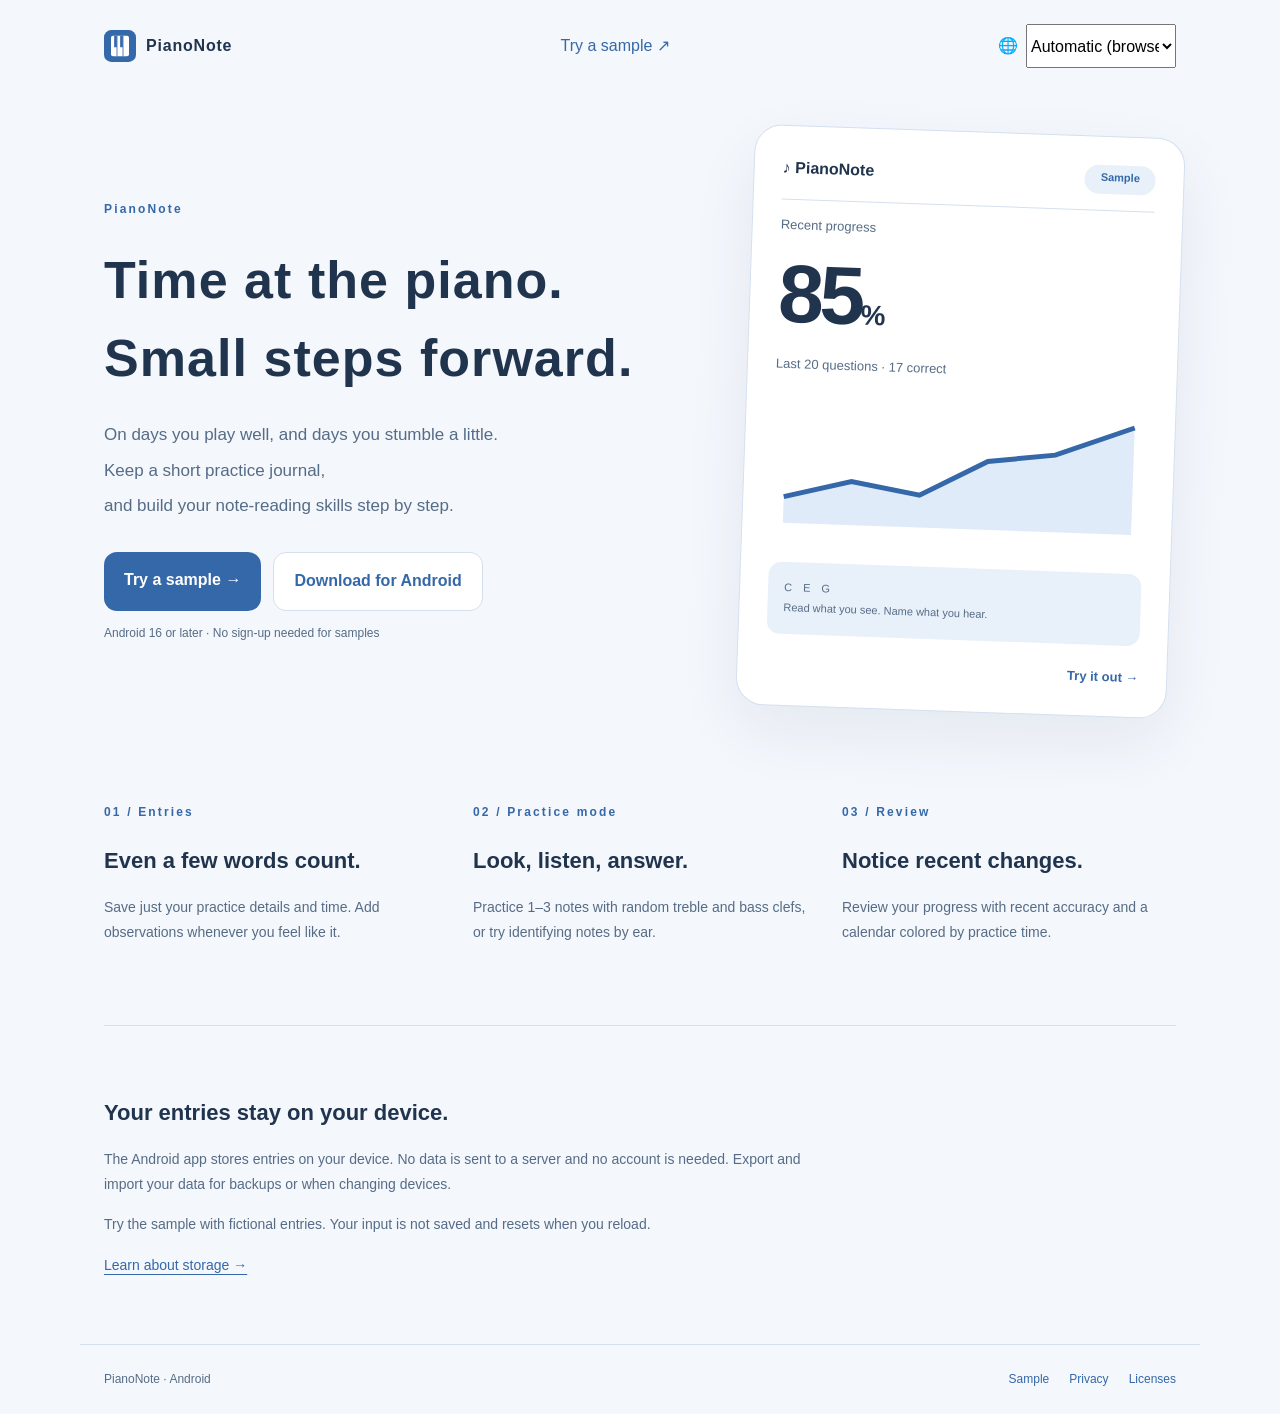
<file: site/index.html>
<!doctype html><html lang="ja"><head><meta charset="utf-8"><meta name="viewport" content="width=device-width,initial-scale=1"><meta name="theme-color" content="#3568a8"><meta name="referrer" content="no-referrer"><meta http-equiv="Content-Security-Policy" content="default-src 'self'; script-src 'self'; style-src 'self'; img-src 'self' data:; font-src 'self'; connect-src 'self'; object-src 'none'; base-uri 'self'; form-action 'none'"><link rel="icon" href="./assets/icon.svg" type="image/svg+xml"><link rel="stylesheet" href="./assets/landing.css"><title data-i18n="w252">PianoNote — 弾いた時間と、小さな上達を。</title><meta name="description" content="練習の記録、音符の読譜と聴き取り、最近の正答率。自分のペースで続けるPianoNote。" data-i18n-content="w249"><body><header><a class="brand" href="./"><img src="./assets/icon.svg" alt="" width="32" height="32">PianoNote</a><a href="./demo/"><span data-i18n="w253">サンプルを試す ↗</span></a></header><main><section class="hero"><div><p class="eyebrow">PianoNote</p><h1><span data-i18n="w254">弾いた時間と、</span><br><span data-i18n="w255">小さな上達を。</span></h1><p class="lead"><span data-i18n="w256">うまく弾けた日も、少しつまずいた日も。</span><br><span data-i18n="w257">短い記録を残しながら、</span><br><span data-i18n="w258">音符を読む力を少しずつ育てよう。</span></p><div class="actions"><a class="primary" href="./demo/"><span data-i18n="w259">サンプルを体験する →</span></a><a class="secondary" href="https://github.com/Eirene-Bel/PianoNote/releases/latest"><span data-i18n="w186">Android版をダウンロード</span></a></div><p class="hint"><span data-i18n="w260">Android 16以降 · サンプルは登録不要</span></p></div><a class="preview" href="./demo/" aria-label="最近の正答率のサンプルを体験する" data-i18n-aria-label="w250"><div class="preview-top">♪ PianoNote <span><span data-i18n="w261">サンプル</span></span></div><p><span data-i18n="w067">最近の手応え</span></p><div class="rate">85<small>%</small></div><p><span data-i18n="w262">直近20問 · 17問正解</span></p><svg viewBox="0 0 300 110" aria-label="上達の推移の例" data-i18n-aria-label="w251"><path d="M10 98L10 77L64 63L119 72L173 43L227 36L290 12V98Z" fill="#e0ebf9"/><path d="M10 77L64 63L119 72L173 43L227 36L290 12" fill="none" stroke="#3568a8" stroke-width="4"/></svg><div class="preview-note"><span data-i18n="w263">ド　ミ　ソ</span><span><span data-i18n="w264">見て読む。聴いて当てる。</span></span></div><div class="preview-link"><span data-i18n="w265">操作してみる →</span></div></a></section><section class="features"><article><span>01 / <span data-i18n="w035">記録</span></span><h2><span data-i18n="w266">ひと言だけでも、記録。</span></h2><p><span data-i18n="w267">練習内容と時間だけで保存できます。気づいたことは、書きたいときだけ。</span></p></article><article><span>02 / <span data-i18n="w125">練習モード</span></span><h2><span data-i18n="w268">見て、聴いて、答える。</span></h2><p><span data-i18n="w269">ト音記号・ヘ音記号をランダムに。1〜3音の読譜と、音だけの聴き取りも。</span></p></article><article><span>03 / <span data-i18n="w031">ふり返り</span></span><h2><span data-i18n="w270">最近の変化を、見つける。</span></h2><p><span data-i18n="w271">直近の正答率と、練習時間で色づくカレンダー。積み重ねを見返せます。</span></p></article></section><section class="storage"><h2><span data-i18n="w272">あなたの記録は、あなたの端末に。</span></h2><p><span data-i18n="w273">Android版の記録は端末内に保存します。サーバーへの送信や、アカウント登録はありません。機種変更やバックアップには、データの書き出し・読み込みを使えます。</span></p><p><span data-i18n="w274">サンプルは架空の記録で操作を体験できます。入力は保存されず、再読み込みで元に戻ります。</span></p><a href="./privacy.html"><span data-i18n="w275">保存について詳しく見る →</span></a></section></main><footer><span>PianoNote · Android</span><nav><a href="./demo/"><span data-i18n="w261">サンプル</span></a><a href="./privacy.html"><span data-i18n="w187">プライバシー</span></a><a href="./licenses.html"><span data-i18n="w188">ライセンス</span></a></nav></footer><script type="module" src="./assets/page-i18n.mjs"></script></body></html>
</file>
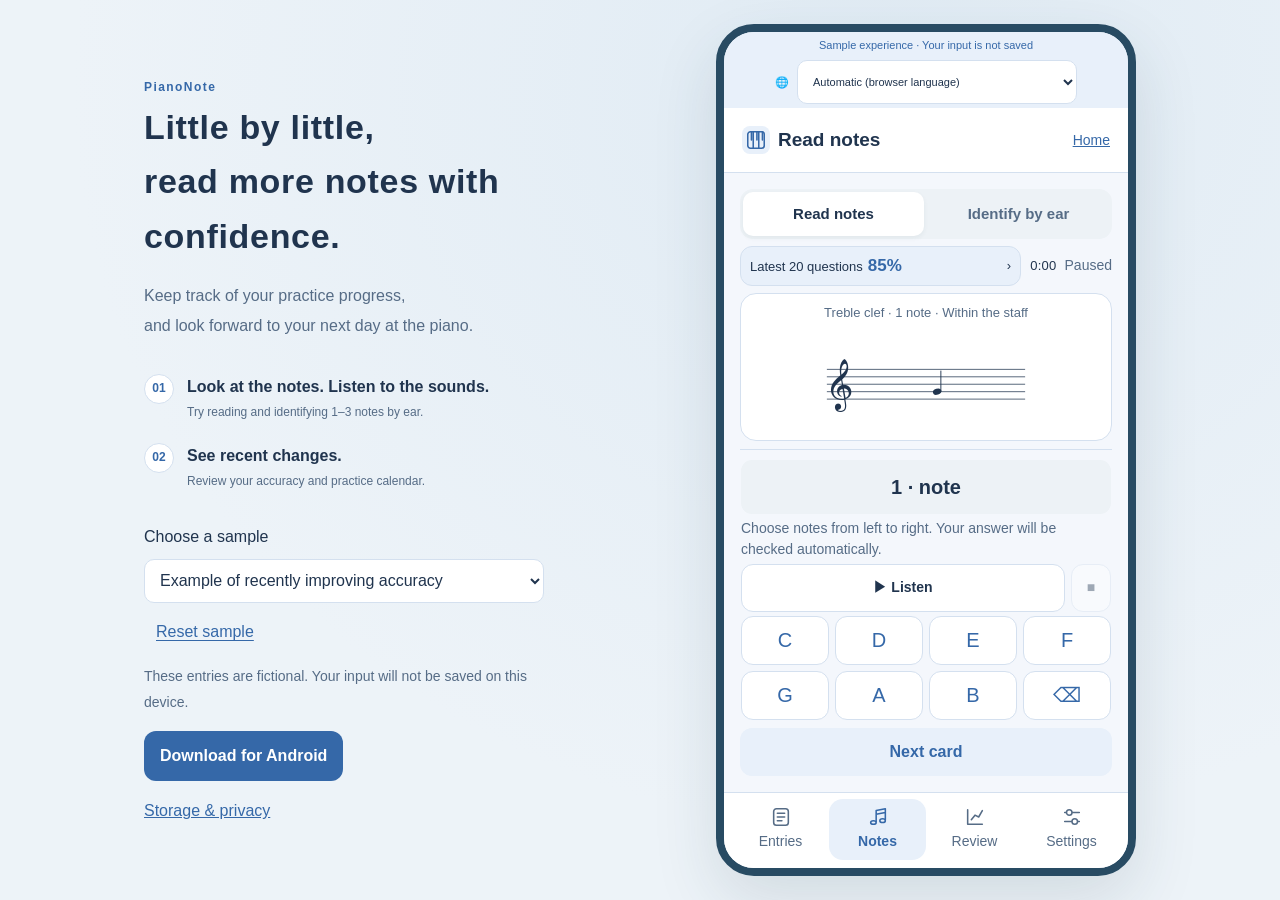
<file: site/demo/index.html>
<!doctype html><html lang="ja"><head><meta charset="utf-8"><meta name="viewport" content="width=device-width,initial-scale=1,viewport-fit=cover"><meta name="theme-color" content="#3568a8"><meta name="referrer" content="no-referrer"><meta http-equiv="Content-Security-Policy" content="default-src 'self'; script-src 'self'; style-src 'self' 'unsafe-inline'; img-src 'self' data:; font-src 'self'; connect-src 'self'; media-src 'self' blob:; object-src 'none'; base-uri 'self'; form-action 'none'"><title>PianoNote</title><link rel="icon" href="../assets/icon.svg" type="image/svg+xml"><link rel="stylesheet" href="../assets/app.css"></head><body data-mode="demo"><div class="lab"><aside class="intro"><a class="eyebrow" href="../">PianoNote</a><h1><span data-i18n="w283">少しずつ、</span><br><span data-i18n="w284">読める音が増えていく。</span></h1><p><span data-i18n="w285">練習の手応えを残して、</span><br><span data-i18n="w286">次に弾く日を楽しみに。</span></p><div class="design-notes"><div class="design-note"><b>01</b><div><strong><span data-i18n="w287">音符を見て、音を聴いて。</span></strong><p><span data-i18n="w288">1〜3音の読譜と聴き取りを体験できます。</span></p></div></div><div class="design-note"><b>02</b><div><strong><span data-i18n="w289">最近の変化が見える。</span></strong><p><span data-i18n="w290">正答率と練習カレンダーで振り返ります。</span></p></div></div></div><label for="scenario"><span data-i18n="w291">体験するサンプル</span></label><select id="scenario"><option value="progress" data-i18n="w292">最近、正答率が伸びている例</option><option value="new" data-i18n="w293">始めたばかりの例</option></select><button class="text-button" data-action="reset"><span data-i18n="w185">サンプルをリセット</span></button><p class="small"><span data-i18n="w294">架空の記録です。入力してもこの端末には保存しません。</span></p><a class="primary link-button" href="https://github.com/Eirene-Bel/PianoNote/releases/latest"><span data-i18n="w186">Android版をダウンロード</span></a><p><a href="../privacy.html"><span data-i18n="w295">保存とプライバシー</span></a></p></aside><main class="device" aria-label="PianoNote"><div class="mode-banner"><span data-i18n="w296">サンプル体験 · 入力は保存されません</span></div><header class="appbar"><div class="brand"><span class="brand-mark" id="brand-icon" aria-hidden="true"></span><h1 id="screen-title">PianoNote</h1></div><div id="header-tools"></div></header><div id="storage-status" role="status" hidden></div><div class="screen" id="screen" tabindex="-1"><p class="empty"><span data-i18n="w297">サンプルを準備しています…</span></p></div><nav class="bottom-nav" id="navigation" aria-label="メインメニュー" data-i18n-aria-label="w282"></nav><div id="toast" class="toast" role="status" hidden></div></main></div><dialog id="sheet" aria-labelledby="dialog-title"><div id="sheet-content"></div></dialog><noscript><span data-i18n="w298">利用にはJavaScriptを有効にしてください。</span></noscript><script type="module" src="../assets/demo.mjs"></script><script type="module" src="../assets/page-i18n.mjs"></script></body></html>
</file>
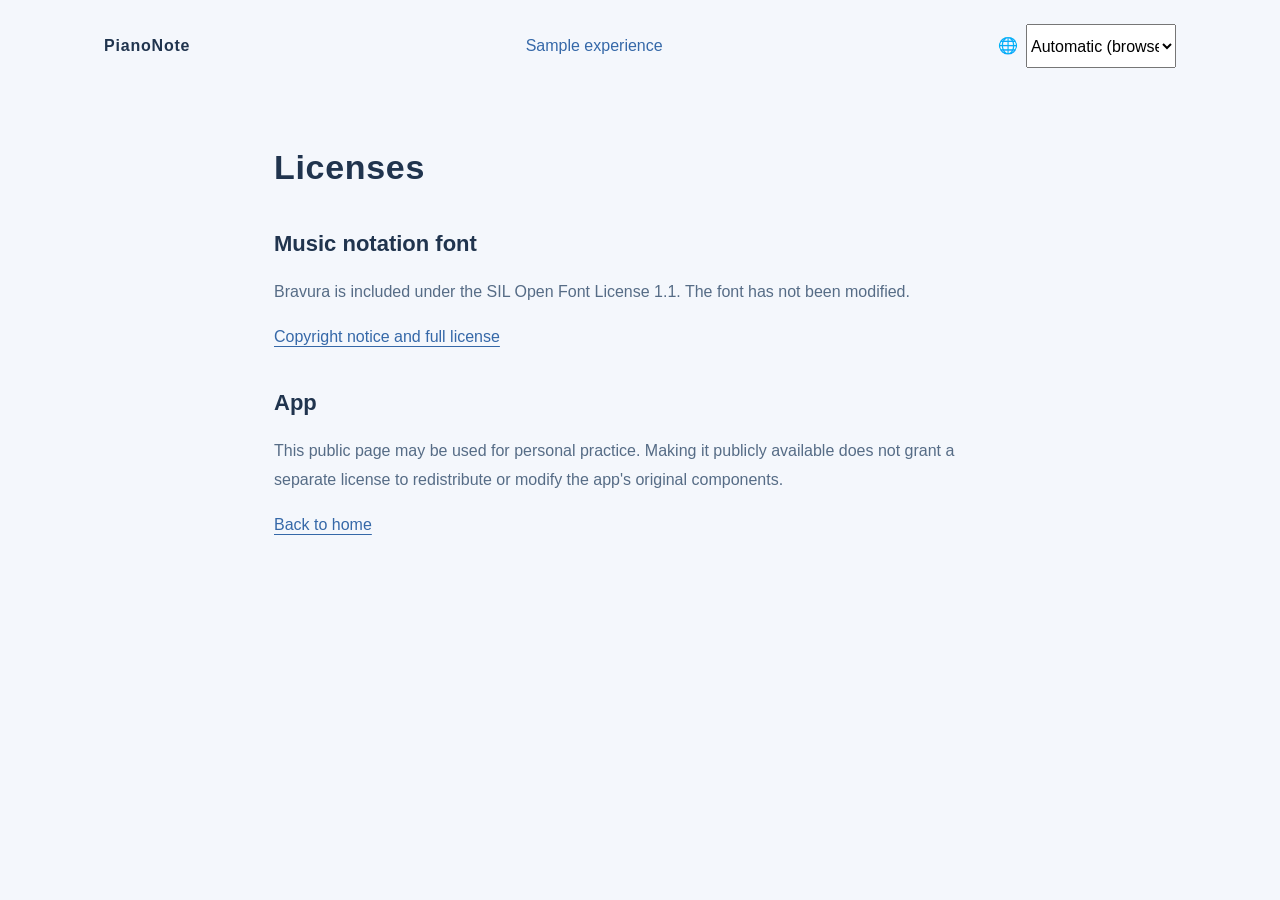
<file: site/licenses.html>
<!doctype html><html lang="ja"><head><meta charset="utf-8"><meta name="viewport" content="width=device-width,initial-scale=1"><meta name="theme-color" content="#3568a8"><meta name="referrer" content="no-referrer"><meta http-equiv="Content-Security-Policy" content="default-src 'self'; script-src 'self'; style-src 'self'; img-src 'self' data:; font-src 'self'; connect-src 'self'; object-src 'none'; base-uri 'self'; form-action 'none'"><link rel="icon" href="./assets/icon.svg" type="image/svg+xml"><link rel="stylesheet" href="./assets/landing.css"><title data-i18n="w276">ライセンス — PianoNote</title><body><header><a class="brand" href="./">PianoNote</a><a href="./demo/"><span data-i18n="w240">サンプル体験</span></a></header><main class="document"><h1><span data-i18n="w188">ライセンス</span></h1><h2><span data-i18n="w277">楽譜フォント</span></h2><p><span data-i18n="w278">BravuraをSIL Open Font License 1.1に基づき同梱しています。フォントは変更していません。</span></p><p><a href="./assets/bravura-LICENSE.txt"><span data-i18n="w279">著作権表示とライセンス全文</span></a></p><h2><span data-i18n="w280">アプリ</span></h2><p><span data-i18n="w281">この公開ページは個人の練習用として利用できます。公開していることをもって、アプリ独自部分の再配布・改変ライセンスを別途付与するものではありません。</span></p><a href="./"><span data-i18n="w248">ホームへ戻る</span></a></main><script type="module" src="./assets/page-i18n.mjs"></script></body></html>
</file>
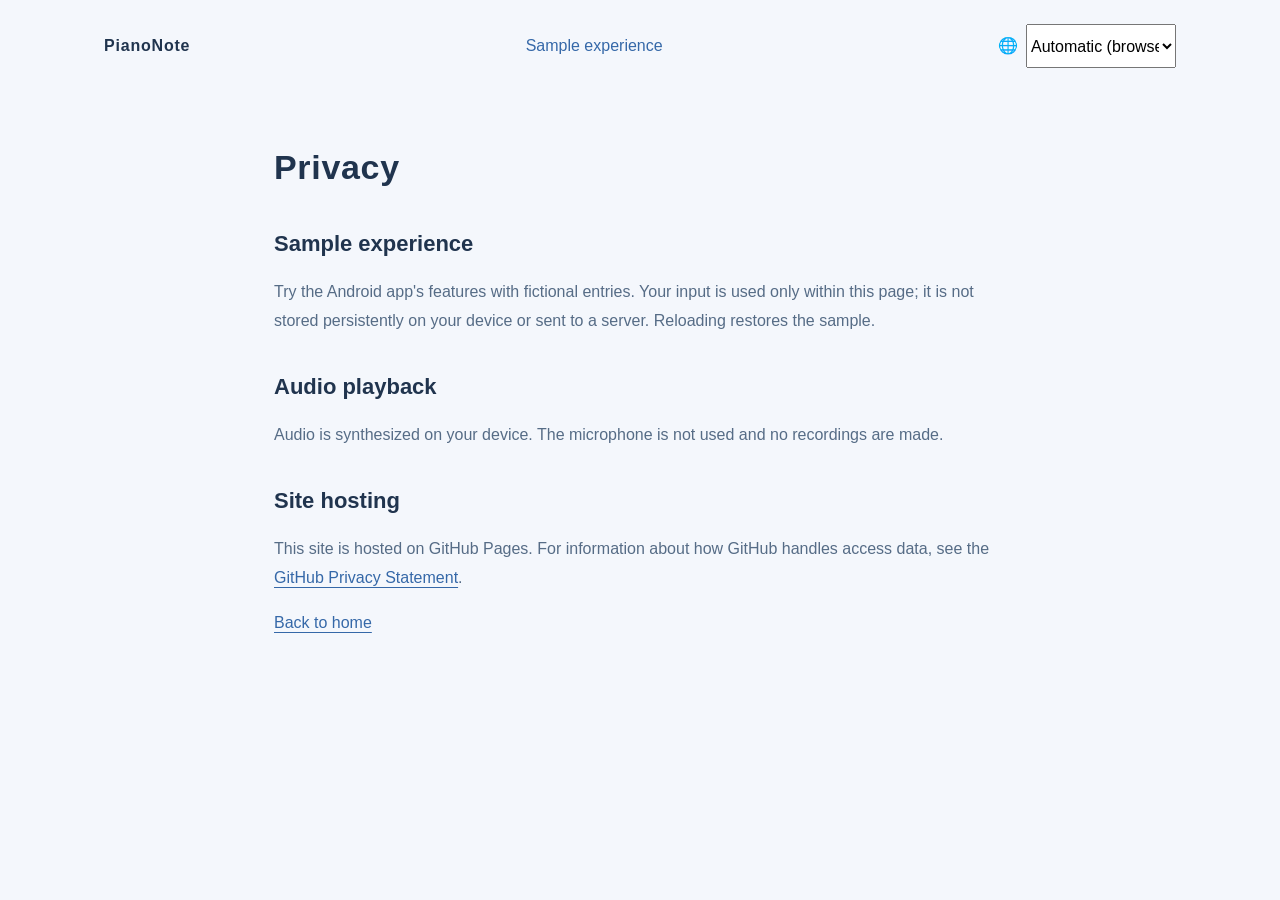
<file: site/privacy.html>
<!doctype html><html lang="ja"><head><meta charset="utf-8"><meta name="viewport" content="width=device-width,initial-scale=1"><meta name="theme-color" content="#3568a8"><meta name="referrer" content="no-referrer"><meta http-equiv="Content-Security-Policy" content="default-src 'self'; script-src 'self'; style-src 'self'; img-src 'self' data:; font-src 'self'; connect-src 'self'; object-src 'none'; base-uri 'self'; form-action 'none'"><link rel="icon" href="./assets/icon.svg" type="image/svg+xml"><link rel="stylesheet" href="./assets/landing.css"><title data-i18n="w239">保存とプライバシー — PianoNote</title><body><header><a class="brand" href="./">PianoNote</a><a href="./demo/"><span data-i18n="w240">サンプル体験</span></a></header><main class="document"><h1><span data-i18n="w187">プライバシー</span></h1><h2><span data-i18n="w240">サンプル体験</span></h2><p><span data-i18n="w241">架空の記録でAndroidアプリの操作を体験できます。入力はページ内だけで扱い、端末への継続的な保存やサーバーへの送信は行いません。再読み込みでサンプルに戻ります。</span></p><h2><span data-i18n="w242">音の再生</span></h2><p><span data-i18n="w243">音は端末内で合成します。マイクの使用や録音は行いません。</span></p><h2><span data-i18n="w244">サイトの配信</span></h2><p><span data-i18n="w245">GitHub Pagesで配信しています。GitHubによるアクセス情報の取り扱いは、</span><a href="https://docs.github.com/en/site-policy/privacy-policies/github-general-privacy-statement" rel="noreferrer"><span data-i18n="w246">GitHubのプライバシー声明</span></a><span data-i18n="w247">を参照してください。</span></p><a href="./"><span data-i18n="w248">ホームへ戻る</span></a></main><script type="module" src="./assets/page-i18n.mjs"></script></body></html>
</file>
<file: site/assets/landing.css>
:root{color-scheme:light;--blue:#3568a8;--ink:#20344e;--sub:#566c86;--soft:#e8f0fa;--bg:#f4f7fc;--line:#d4e0ef;font-family:"Noto Sans JP","Hiragino Kaku Gothic ProN","Yu Gothic",Meiryo,sans-serif}*{box-sizing:border-box}body{margin:0;color:var(--ink);background:var(--bg);line-height:1.8}a{color:var(--blue);text-underline-offset:4px}header,footer{max-width:1120px;margin:auto;display:flex;justify-content:space-between;align-items:center;gap:20px;padding:24px}header>a,footer a{text-decoration:none}.brand{display:flex;align-items:center;gap:10px;font-weight:700;letter-spacing:.05em;color:var(--ink)}main{max-width:1120px;margin:auto;padding:20px 24px 64px}.hero{min-height:620px;display:grid;grid-template-columns:1.3fr 1fr;gap:80px;align-items:center}.eyebrow,.features article>span{font-size:12px;letter-spacing:.18em;color:var(--blue);font-weight:700}h1{font-size:clamp(32px,4.2vw,52px);line-height:1.5;letter-spacing:.02em;font-weight:700;margin:20px 0}h2{font-size:22px;line-height:1.5}.lead{font-size:17px;line-height:2.1;color:var(--sub)}.actions{display:flex;gap:12px;flex-wrap:wrap;margin:28px 0 8px}.actions a{display:inline-block;text-decoration:none;padding:14px 20px;border-radius:13px;font-weight:600}.primary{background:var(--blue);color:#fff}.secondary{background:#fff;border:1px solid var(--line)}.hint{font-size:12px;color:var(--sub)}.preview{display:block;text-decoration:none;color:var(--ink);background:#fff;border:1px solid var(--line);border-radius:28px;box-shadow:0 25px 65px #20344e12;padding:28px;transform:rotate(2deg)}.preview-top{display:flex;justify-content:space-between;border-bottom:1px solid var(--line);padding-bottom:16px;font-weight:700}.preview-top span{font-size:11px;background:var(--soft);border-radius:20px;padding:3px 8px;color:var(--blue)}.preview p{font-size:13px;color:var(--sub)}.rate{font-size:82px;line-height:1.1;font-weight:700;letter-spacing:-.05em}.rate small{font-size:28px;letter-spacing:0}.preview svg{width:100%;margin-top:12px}.preview-note{background:var(--soft);padding:16px;border-radius:13px;font-size:25px;letter-spacing:.2em;margin-top:15px}.preview-note span{display:block;font-size:11px;letter-spacing:0;color:var(--sub)}.preview-link{text-align:right;font-size:13px;font-weight:700;color:var(--blue);margin-top:20px}.features{display:grid;grid-template-columns:repeat(3,1fr);gap:35px;padding:65px 0;border-bottom:1px solid var(--line)}.features p,.storage p{font-size:14px;color:var(--sub)}.storage{max-width:700px;padding:52px 0 0}.storage a{font-size:14px}footer{border-top:1px solid var(--line);font-size:12px;color:var(--sub)}footer nav{display:flex;gap:20px}.document{max-width:780px;padding-top:30px}.document h1{font-size:34px}.document h2{margin-top:34px}.document p{color:var(--sub)}a:focus-visible{outline:3px solid var(--blue);outline-offset:5px}@media(max-width:760px){.hero{grid-template-columns:1fr;gap:35px;padding-top:20px}.hero .preview{max-width:420px;width:100%;margin:15px auto;transform:none}.features{grid-template-columns:1fr;gap:22px;padding:45px 0}.features h2{margin:8px 0}header,footer{padding:18px}header>a:not(.brand){font-size:12px}footer{flex-direction:column;align-items:flex-start}.actions{flex-direction:column}.actions a{text-align:center}main{padding:12px 20px 45px}}
.language-control{display:flex;gap:.5rem;align-items:center}.language-control select{max-width:150px;min-height:44px;font:inherit}header{flex-wrap:wrap;gap:1rem}
</file>
<file: site/assets/app.css>
@font-face{font-family:Bravura;src:url("./bravura.woff2") format('woff2');font-display:block}
:root{color-scheme:light;--ink:#20344e;--sub:#566c86;--blue:#3568a8;--blue-soft:#e8f0fa;--line:#d4e0ef;--bg:#f4f7fc;--surface:#fff;--outer:#edf3f8;--outer-glow:#e0ebf4;--focus:#6f9fbe;--frame:#284b63;--neutral:#edf2f6;--mid:#aac8df;--muted-line:#8faabd;--heat-low:#e0ebf9;--heat-medium:#bdd1ee;--heat-high:#89adda;--chart-fill:#dceaf5;--shadow:rgba(32,60,75,.13);--shadow-light:rgba(32,60,75,.06);--shadow-strong:rgba(32,60,75,.19);--backdrop:rgba(32,60,75,.4);--font:"Noto Sans JP","Hiragino Kaku Gothic ProN","Yu Gothic",Meiryo,sans-serif}
*{box-sizing:border-box}body{margin:0;background:radial-gradient(ellipse at 70% 10%,var(--outer-glow),transparent 65%),var(--outer);color:var(--ink);font:14px/1.65 var(--font);font-feature-settings:"palt"}button,input,select,textarea{font:inherit}button,select{cursor:pointer}button{min-height:44px;border:0;border-radius:12px;background:none;color:inherit;padding:8px 12px}button:disabled{opacity:.4;cursor:default}button:focus-visible,input:focus-visible,select:focus-visible,textarea:focus-visible,a:focus-visible{outline:3px solid var(--focus);outline-offset:3px}input,select,textarea{color:var(--ink);background:var(--surface);border:1px solid var(--line);border-radius:10px;padding:11px;max-width:100%}input,select{min-height:44px}textarea{width:100%;min-height:80px;resize:vertical}svg.icon{width:22px;height:22px;fill:none;stroke:currentColor;stroke-width:1.7;stroke-linecap:round;stroke-linejoin:round;flex-shrink:0}h1,h2,h3,p{margin:0}h2{font-size:20px;line-height:1.4}h3{font-size:15px}small,.small{font-size:12px}.muted{color:var(--sub)}.good{color:var(--blue)}.row{display:flex;align-items:center;gap:10px}.between{justify-content:space-between}.grow{flex:1;min-width:0}.stack{display:grid;gap:14px}.primary{background:var(--blue);color:white;font-weight:700}.secondary{background:var(--blue-soft);color:var(--blue);font-weight:600}.outline{border:1px solid var(--line);background:var(--surface)}.text-button{color:var(--blue);text-decoration:underline;text-underline-offset:3px}.full{width:100%}.badge{display:inline-flex;align-items:center;gap:5px;border-radius:20px;padding:4px 10px;font-size:11px;background:var(--blue-soft);color:var(--blue);white-space:nowrap}.card{background:white;border:1px solid var(--line);border-radius:18px;padding:16px}.divider{height:1px;background:var(--line);margin:12px 0}.empty{padding:24px 10px;text-align:center;color:var(--sub)}.mono{font-variant-numeric:tabular-nums;letter-spacing:.02em}.visually-hidden{position:absolute;width:1px;height:1px;overflow:hidden;clip:rect(0,0,0,0)}
.lab{max-width:1040px;min-height:100dvh;margin:auto;padding:24px;display:grid;grid-template-columns:1fr 420px;gap:68px;align-items:center}.intro{max-width:400px}.eyebrow{font-size:12px;letter-spacing:.12em;font-weight:700;color:var(--blue);margin-bottom:16px}.intro h1{font-size:34px;line-height:1.6;letter-spacing:.02em;margin-bottom:18px}.intro>p{color:var(--sub);line-height:1.9}.design-notes{display:grid;gap:20px;margin:32px 0}.design-note{display:flex;gap:13px}.design-note>b{display:grid;place-items:center;background:white;border:1px solid var(--line);width:30px;height:30px;flex:none;border-radius:50%;font-size:12px;color:var(--blue)}.design-note strong{display:block;margin-bottom:3px}.design-note p{font-size:12px;color:var(--sub)}.lab-controls{border-top:1px solid var(--line);padding-top:18px}.lab-controls label{display:block;font-size:12px;margin-bottom:8px}.lab-controls select{width:100%}.lab-controls .small{margin-top:10px}.mobile-banner{display:none}.device{height:min(868px,calc(100dvh - 48px));min-height:620px;background:var(--bg);border:8px solid var(--frame);border-radius:38px;box-shadow:0 25px 65px var(--shadow);overflow:hidden;display:flex;flex-direction:column;position:relative;isolation:isolate}.appbar{height:65px;flex:none;padding:14px 18px;background:var(--surface);display:flex;align-items:center;justify-content:space-between;border-bottom:1px solid var(--line)}.appbar h2{font-size:19px}.appbar .brand{display:flex;align-items:center;gap:8px}.brand-mark{height:28px;width:28px;display:grid;place-items:center;border-radius:8px;color:var(--blue);background:var(--blue-soft)}.screen{flex:1;min-height:0;overflow:auto;padding:16px;scrollbar-width:thin;scrollbar-color:var(--mid) transparent}.bottom-nav{flex:none;display:grid;grid-template-columns:repeat(4,1fr);background:var(--surface);border-top:1px solid var(--line);padding:6px 8px max(8px,env(safe-area-inset-bottom))}.bottom-nav button{display:flex;flex-direction:column;align-items:center;gap:2px;font-size:11px;color:var(--sub);border-radius:14px;padding:7px 4px;min-height:58px}.bottom-nav button[aria-current="page"]{background:var(--blue-soft);color:var(--blue);font-weight:700}.segment{display:flex;gap:4px;background:var(--neutral);padding:4px;border-radius:13px;margin-bottom:16px}.segment button{flex:1;min-height:38px;border-radius:10px;color:var(--sub);font-weight:600;padding:6px}.segment button[aria-pressed="true"]{background:var(--surface);color:var(--ink);box-shadow:0 2px 5px var(--shadow-light)}.chips{display:flex;gap:6px;flex-wrap:wrap}.chips button{min-height:38px;border:1px solid var(--line);background:var(--surface);padding:5px 13px}.chips button[aria-pressed="true"]{border-color:var(--blue);background:var(--blue-soft);color:var(--blue);font-weight:700}.stats-heading{margin-bottom:10px}.context-select{width:100%;font-size:12px;min-height:40px;padding:8px 10px;border-color:var(--line);background:transparent;margin:10px 0 14px}.accuracy-card{background:linear-gradient(150deg,var(--surface),var(--blue-soft));border-color:var(--line)}.accuracy-number{font-size:62px;line-height:1.15;font-weight:700;letter-spacing:-.05em}.accuracy-number span{font-size:24px;margin-left:5px;letter-spacing:0}.accuracy-number.no-data{font-size:42px}.count-pill{display:inline-block;padding:6px 10px;background:white;border:1px solid var(--line);border-radius:9px;font-size:12px}.delta{margin-top:10px;display:flex;gap:8px;align-items:center;flex-wrap:wrap}.delta strong{font-size:13px}.trend{width:100%;height:112px;display:block;margin-top:14px;overflow:visible}.chart-caption{display:flex;justify-content:space-between;font-size:10px;color:var(--sub);padding-left:25px}.rate-help{margin-top:12px;font-size:11px;color:var(--sub)}.dots{display:flex;flex-wrap:wrap;gap:5px;margin-top:10px}.dot{width:12px;height:12px;display:inline-block;border-radius:4px;background:var(--mid);border:1px solid var(--muted-line)}.dot.wrong{background:var(--neutral);border-color:var(--muted-line)}.legend-small{display:flex;gap:12px;align-items:center;font-size:11px;color:var(--sub);margin-top:10px}.legend-small>span{display:inline-flex;align-items:center;gap:5px}.calendar-title{margin:8px 0}.calendar-title strong{font-size:17px}.calendar-title button{padding:5px;min-width:40px}.summary-pair{display:grid;grid-template-columns:1fr 1fr;gap:12px;margin:12px 0}.summary-pair>div{background:white;border:1px solid var(--line);border-radius:13px;padding:11px 14px}.summary-pair strong{display:block;font-size:23px;line-height:1.4}.summary-pair small{color:var(--sub)}.weekdays,.calendar-grid{display:grid;grid-template-columns:repeat(7,minmax(0,1fr));gap:5px}.weekdays{font-size:10px;text-align:center;color:var(--sub);margin:12px 0 6px}.day{border-radius:10px;min-height:48px;padding:4px 1px;display:flex;flex-direction:column;justify-content:center;align-items:center;font-size:13px;line-height:1.4;position:relative;border:1px solid transparent}.day small{font-size:9px}.day[aria-pressed="true"]{outline:2px solid var(--blue);outline-offset:1px}.day.today::after{content:"";width:3px;height:3px;border-radius:50%;background:currentColor;position:absolute;bottom:3px}.l0{background:var(--neutral);color:var(--sub)}.l1{background:var(--heat-low);color:var(--ink)}.l2{background:var(--heat-medium);color:var(--ink)}.l3{background:var(--heat-high);color:var(--ink)}.l4{background:var(--blue);color:var(--surface)}.heat-legend{display:flex;align-items:center;gap:4px;flex-wrap:wrap;font-size:10px;color:var(--sub);margin:14px 0}.heat-legend i{width:13px;height:13px;display:inline-block;border-radius:3px}.daily-summary{padding:13px 15px;border-left:3px solid var(--blue);background:var(--surface);border-radius:0 12px 12px 0;margin-top:12px}.daily-summary strong{font-size:15px}.daily-summary button{font-size:12px;padding:4px 0;min-height:32px;color:var(--blue)}.field-label{font-size:12px;font-weight:600;display:block;margin-bottom:5px}.record-time{display:grid;grid-template-columns:minmax(80px,1fr) repeat(3,52px);gap:6px;align-items:end}.record-time button{height:46px;padding:6px;color:var(--blue);border:1px solid var(--line);background:var(--surface);white-space:nowrap}.reflection{border:1px solid var(--line);border-radius:12px;background:white;padding:12px}.reflection summary{cursor:pointer;font-weight:600;font-size:13px}.reflection textarea{margin-top:10px}.record-body{display:grid;gap:13px}.record-actions{position:sticky;bottom:-16px;padding:12px 0 2px;background:var(--bg);margin-top:14px}.note-view{height:100%;display:flex;flex-direction:column;gap:9px}.note-bar{display:flex;justify-content:space-between;align-items:center;gap:8px;font-size:12px}.note-bar button{font-size:12px;min-height:36px;padding:4px 8px}.recent-mini{border:1px solid var(--line);background:var(--blue-soft);padding:8px 12px;border-radius:12px;display:flex;justify-content:space-between;align-items:center;gap:8px;font-size:12px;min-height:47px}.recent-mini strong{font-size:18px;color:var(--blue);margin-left:5px}.score{flex:1;min-height:90px;max-height:205px;display:grid;place-items:center;background:white;border:1px solid var(--line);border-radius:16px}.score svg{width:100%;height:100%;max-height:190px}.answer-slots{display:flex;gap:7px;height:46px}.answer-slot{flex:1;min-width:0;background:var(--neutral);font-size:17px;font-weight:600;border:1px solid transparent;border-radius:11px;min-height:44px;padding:4px}.answer-slot small{display:block;font-size:10px;font-weight:400}.answer-slot.ok{background:var(--blue-soft);color:var(--blue)}.answer-slot.wrong{background:var(--neutral);color:var(--sub)}.answer-slot.selected{border-color:var(--blue);box-shadow:0 0 0 1px var(--blue)}.note-feedback{min-height:37px;font-size:12px;display:flex;align-items:center;color:var(--sub)}.note-keys{display:grid;grid-template-columns:repeat(4,1fr);gap:7px}.note-keys button{background:white;border:1px solid var(--line);border-radius:12px;font-size:18px;min-height:46px;color:var(--blue);padding:7px 2px}.note-view>.primary{margin-top:3px;flex:none}.note-caption{font-size:10px;color:var(--sub);text-align:center}.settings-card{padding:0;overflow:hidden}.settings-row{padding:15px;display:flex;gap:12px;align-items:center;min-height:76px;width:100%;text-align:left;border-bottom:1px solid var(--line);border-radius:0}.settings-row:last-child{border-bottom:0}.settings-row strong{display:block;font-size:14px}.settings-row small{display:block;color:var(--sub);font-weight:400;margin-top:2px}.settings-icon{width:36px;height:36px;border-radius:11px;background:var(--blue-soft);color:var(--blue);display:grid;place-items:center;flex:none}.transfer-list{padding-left:20px;font-size:12px;color:var(--sub);line-height:1.9}.transfer-list li{padding-left:3px;margin:5px 0}.footer-info{font-size:11px;color:var(--sub);text-align:center;margin:15px 0}.note-row{display:flex;justify-content:space-between;gap:14px;padding:11px 0;border-bottom:1px solid var(--line)}.note-row:last-child{border:0}.note-row strong{font-size:13px}.note-row small{display:block;color:var(--sub)}dialog{border:1px solid var(--line);border-radius:22px;padding:22px;max-width:390px;width:calc(100% - 28px);max-height:85dvh;overflow:auto;color:var(--ink);box-shadow:0 24px 70px var(--shadow-strong);font-family:var(--font)}dialog::backdrop{background:var(--backdrop);backdrop-filter:blur(3px)}.dialog-heading{display:flex;align-items:center;justify-content:space-between;gap:10px;margin-bottom:14px}.dialog-heading h2{font-size:18px}.dialog-heading button{width:40px;flex:none;padding:5px}.dialog-actions{display:flex;gap:8px;margin-top:18px}.dialog-actions button{flex:1}.toast{position:absolute;bottom:86px;left:18px;right:18px;background:var(--ink);color:white;padding:12px 15px;border-radius:12px;font-size:12px;z-index:10;box-shadow:0 5px 20px var(--shadow)}.toast[hidden]{display:none}.license{margin-top:15px;color:var(--sub);font-size:10px}.license pre{white-space:pre-wrap;max-height:160px;overflow:auto;font:10px/1.5 monospace}.toggle{accent-color:var(--blue);min-height:24px;width:20px}.form-error{color:var(--ink);font-size:12px;min-height:20px}
@media(max-width:850px){.lab{grid-template-columns:1fr 400px;gap:25px;padding:18px}.intro h1{font-size:27px}.design-notes{gap:15px;margin:24px 0}.device{height:calc(100dvh - 36px)}}
@media(max-width:680px){body{background:var(--bg)}.lab{display:block;padding:0;min-height:0}.intro{display:none}.mobile-banner{display:flex;height:36px;align-items:center;justify-content:space-between;padding:0 12px;font-size:10px;background:var(--blue-soft);color:var(--blue)}.mobile-banner button{min-height:30px;font-size:10px;padding:2px 6px}.device{width:100%;height:calc(100dvh - 36px);min-height:0;border:0;border-radius:0;box-shadow:none}.appbar{height:58px}.screen{padding:14px}.record-actions{bottom:-14px}.bottom-nav{padding-top:4px}.bottom-nav button{min-height:53px}.score{max-height:185px}.intro .license{display:none}}
@media(max-height:740px){.note-view{gap:6px}.note-feedback{min-height:30px}.note-keys button{min-height:44px}.note-caption{display:none}.recent-mini{min-height:40px;padding:5px 10px}.note-bar button{min-height:30px}.score{max-height:155px}.accuracy-number{font-size:54px}.trend{height:95px}}
.answer-slot{line-height:1.25}.answer-slot small{line-height:1.1}
@media(max-width:680px){.calendar-grid,.weekdays{gap:3px;margin-inline:-10px}}
@media(prefers-reduced-motion:no-preference){button{transition:background .15s,border-color .15s}.toast{animation:appear .2s ease}@keyframes appear{from{opacity:0;transform:translateY(5px)}to{opacity:1;transform:translateY(0)}}}

.audio-note-view{gap:5px}.note-mode{margin:0;flex:none;padding:3px}.note-mode button{min-height:38px;font-size:13px}.note-summary{display:flex;align-items:center;gap:9px;flex:none;min-height:42px}.note-summary .recent-mini{flex:1;min-height:40px;padding:5px 9px;font-size:10px;text-align:left}.note-summary .recent-mini strong{font-size:17px}.timer-compact{display:flex;align-items:center;gap:3px;font-size:11px;white-space:nowrap}.timer-compact button{padding:3px 4px;min-height:36px;font-size:10px;color:var(--blue)}.score.audio-score{display:flex;flex-direction:column;min-height:156px;max-height:220px;padding:7px 10px;gap:3px}.score-label{font-size:10px;color:var(--sub);text-align:center;flex:none}.notation-visual{flex:1;min-height:74px;display:grid;place-items:center;overflow:hidden}.notation-visual svg{height:100%;max-height:135px}.ear-placeholder{display:flex;flex-direction:column;align-items:center;justify-content:center;gap:5px;text-align:center;height:100%;width:100%;background:linear-gradient(130deg,var(--blue-soft),var(--bg));border-radius:10px;padding:7px}.ear-placeholder .icon{width:29px;height:29px;color:var(--blue)}.ear-placeholder p{font-size:11px;color:var(--sub)}.sound-dots{display:flex;gap:9px;justify-content:center}.sound-dots i{display:block;width:7px;height:7px;border-radius:50%;background:var(--mid)}.sound-dots .is-playing{background:var(--blue);box-shadow:0 0 0 4px var(--blue-soft)}.sound-note.is-playing ellipse{fill:var(--blue)}.sound-note.is-playing line{stroke:var(--blue)}.play-controls{display:flex;gap:6px;flex:none}.play-controls button{min-height:40px;padding:6px 9px;font-size:12px;white-space:nowrap}.play-controls .primary{flex:1}.play-controls .stop-sound{min-width:40px}.play-controls .reference{font-size:11px}.audio-note-view .answer-slots{height:44px;flex:none}.audio-note-view .note-feedback{height:34px;min-height:34px;font-size:11px;line-height:1.45;flex:none}.audio-note-view .note-keys{flex:none;gap:6px}.audio-note-view .note-keys button{min-height:44px}.audio-note-view .note-caption{display:none}.audio-note-view>.primary{min-height:44px}.header-tools button{font-size:12px;padding:4px 8px;min-height:36px;color:var(--blue)}.mode-scope{display:flex;gap:5px;margin:10px 0}.mode-scope button{font-size:11px;min-height:34px;flex:1;border:1px solid var(--line);background:white;padding:5px}.mode-scope button[aria-pressed="true"]{color:var(--blue);background:var(--blue-soft);border-color:var(--muted-line)}.volume-row{display:flex;align-items:center;gap:12px}.volume-row input{min-height:38px;padding:0;flex:1;accent-color:var(--blue)}
.score.audio-score{align-items:stretch}.notation-visual,.play-controls,.score-label{width:100%}
@media(max-height:740px){.audio-note-view{gap:4px}.score.audio-score{min-height:132px}.notation-visual{min-height:60px}.note-mode button{min-height:34px}.audio-note-view .note-feedback{height:31px;min-height:31px}}

/* Keep scrolling available while removing scrollbar chrome. */
html,body,.screen,dialog,textarea,.study-area,.dock-content,.license pre{scrollbar-width:none;-ms-overflow-style:none}
*::-webkit-scrollbar{display:none;width:0;height:0}
.screen.note-screen{overflow:hidden;container-type:size;container-name:noteViewport}
.audio-note-view{height:100%;min-height:0;gap:8px}
.study-area{flex:1;min-height:108px;display:flex;flex-direction:column;gap:6px;overflow:auto;overscroll-behavior:contain}
.study-area .note-mode,.study-area .note-summary{flex:none}
.study-area .score.audio-score{flex:1;min-height:104px;max-height:none;margin:0;padding:8px 10px}
.study-area .notation-visual{min-height:65px}.study-area .notation-visual svg{max-height:190px}
.answer-dock{flex:0 1 auto;max-height:calc(100% - 116px);min-height:0;display:flex;flex-direction:column;gap:6px;border-top:1px solid var(--line);padding-top:8px}
.dock-content{min-height:0;overflow:auto;overscroll-behavior:contain;display:flex;flex-direction:column;gap:4px;padding:2px 1px}
.dock-content>*{flex:none}.dock-content .answer-slots{height:44px}.dock-content .note-feedback{height:32px;min-height:32px;line-height:1.4}
.dock-content .play-controls button{min-height:48px}.dock-content .play-controls #listen-button{flex:1;font-weight:600}
.dock-content .note-keys{gap:6px}.dock-content .note-keys button{min-height:48px}
.dock-footer{display:flex;gap:7px;flex:none}.dock-footer>button{min-height:48px}.dock-next{flex:1;font-weight:700}.dock-settings{width:48px;display:grid;place-items:center;padding:8px}
@container noteViewport (max-height:560px){.study-area .note-summary{display:none}}
@container noteViewport (max-height:440px){.study-area .note-mode{order:2}.study-area .score{order:0;flex-shrink:0}.dock-content{gap:2px}.answer-dock{padding-top:4px}}
@media(max-width:680px) and (max-height:700px){.device:has(.note-screen)>.appbar{display:none}}


/* One blue palette; correctness also has shape and text cues. */
.dot{border-radius:50%;background:var(--mid);border-color:var(--blue)}
.dot.wrong{border-radius:3px;background:var(--surface);border-color:var(--muted-line);border-style:dashed}
.dot.wrong::after{content:"×";display:block;text-align:center;color:var(--sub);font-size:10px;line-height:10px}
.answer-slot.ok{background:var(--blue-soft);color:var(--blue)}
.answer-slot.wrong{background:var(--neutral);color:var(--ink);border-color:var(--muted-line);border-style:dashed}
.form-error{font-weight:600}

/* Shared production shell; the sample uses exactly the same app surface. */
.mode-banner{flex:none;padding:4px 12px;font-size:11px;text-align:center;background:var(--blue-soft);color:var(--blue)}
.appbar h1{font-size:19px;line-height:1.4;margin:0}a{color:var(--blue)}
.link-button{display:inline-block;text-decoration:none;padding:12px 16px;border-radius:12px;margin:15px 0}
#storage-status{flex:none;font-size:12px;padding:8px 12px;background:var(--neutral);border-bottom:1px solid var(--line);color:var(--ink)}
#storage-status button{min-height:36px;text-decoration:underline}.record-detail{white-space:pre-wrap;overflow-wrap:anywhere}.history-search{margin:12px 0;width:100%}
.record-actions{padding-bottom:max(4px,env(safe-area-inset-bottom))}.settings-row span{min-width:0}.button-row{display:flex;gap:8px;flex-wrap:wrap}.button-row>*{flex:1}.history-item{display:block;text-align:left;width:100%;border-bottom:1px solid var(--line);border-radius:0}.history-item strong,.history-item small{display:block;overflow-wrap:anywhere}.empty>button{margin-top:12px}.intro>a.eyebrow{text-decoration:none}.intro select{width:100%;margin:8px 0}.intro .small{margin-top:8px}.training-feedback{font-size:22px;text-align:center;padding:16px 0;min-height:70px}.mode-banner a{font-weight:600}.saving-indicator{font-size:11px;color:var(--sub)}
@media(max-width:680px){body[data-mode="demo"] .mode-banner{padding-right:12px}.device{min-height:0}.intro{display:none}.lab{padding:0}.mode-banner{padding-top:max(4px,env(safe-area-inset-top))}}
@media(min-width:681px){body[data-mode="demo"] .device{min-height:0}}
@media(max-width:680px){body[data-mode="demo"] .device{height:100dvh}}
/* Answer feedback is the deliberate exception to the blue palette. */
:root{--wrong:#b42332}.dock-footer{grid-template-columns:1fr}.note-name{font-family:var(--font);pointer-events:none}.note-name.is-wrong{fill:var(--wrong)}.sound-note.is-wrong ellipse{fill:var(--wrong)!important}.sound-note.is-wrong line{stroke:var(--wrong)!important}.answer-slot.wrong{color:var(--wrong);border-color:var(--wrong);background:#fff4f4}.timer-compact{gap:8px}#timer-state{white-space:nowrap}

/* Readable sample UI and equally sized recent-answer cells. */
body{font-size:16px}h3{font-size:18px}.small,small{font-size:14px}
.field-label,.reflection summary,.daily-summary strong,.settings-row strong{font-size:16px}.bottom-nav button{font-size:14px}
.rate-help,.chart-caption,.legend-small,.heat-legend,.weekdays,.footer-info,.settings-row small,.note-row small,.note-row strong,.form-error,.saving-indicator{font-size:14px}
.segment button,.chips button,.context-select,.note-mode button,.mode-scope button{font-size:15px;min-height:44px}
.audio-note-view .note-feedback,.dock-content .note-feedback{height:auto;min-height:42px;font-size:14px;line-height:1.5}
.score-label,.timer-compact,.note-summary .recent-mini,.ear-placeholder p{font-size:13px}
.dock-content .play-controls button,.play-controls .reference,.header-tools a{font-size:14px}
.note-keys button{font-size:22px}.answer-slot{font-size:20px}.answer-slot small{font-size:14px}.dock-content .answer-slots{height:54px}
.day{font-size:15px}.day small{font-size:12px}.summary-pair strong{font-size:25px}
.dots{display:grid;grid-template-columns:repeat(10,minmax(0,1fr));gap:5px;justify-content:center}
.dots>.dot{width:100%;height:34px;border-radius:7px;display:grid;place-items:center;background:var(--blue-soft);border:1px solid var(--line)}
.dots>.dot::after{content:'○';font-size:18px;line-height:1;color:var(--blue)}
.dots>.dot.wrong{background:var(--surface);border-color:var(--wrong)}
.dots>.dot.wrong::after{content:'×';font-size:18px;line-height:1;color:var(--wrong)}
.time-heading{display:flex;align-items:center;justify-content:space-between;gap:10px}.time-heading label{margin:0}.time-heading button{min-height:44px;font-size:14px;padding:4px 8px}
@media(max-width:360px){.dots{gap:3px}.dots>.dot{height:32px}.record-time{grid-template-columns:minmax(60px,1fr) repeat(3,48px)}.record-time button{font-size:15px}}

.answer-slot{line-height:1.2}.answer-slot small{line-height:1.3}
.language-control{display:flex;gap:.5rem;align-items:center;margin:1rem 0}.language-control select{max-width:100%;min-height:44px}.bottom-nav button{min-width:0;overflow-wrap:anywhere}.note-keys button{min-width:0;font-size:clamp(12px,3.5vw,20px)}

.mode-banner .language-control{margin:6px 0 0;justify-content:center;min-width:0}.mode-banner .language-control select{width:100%;min-width:0;max-width:280px}
</file>
